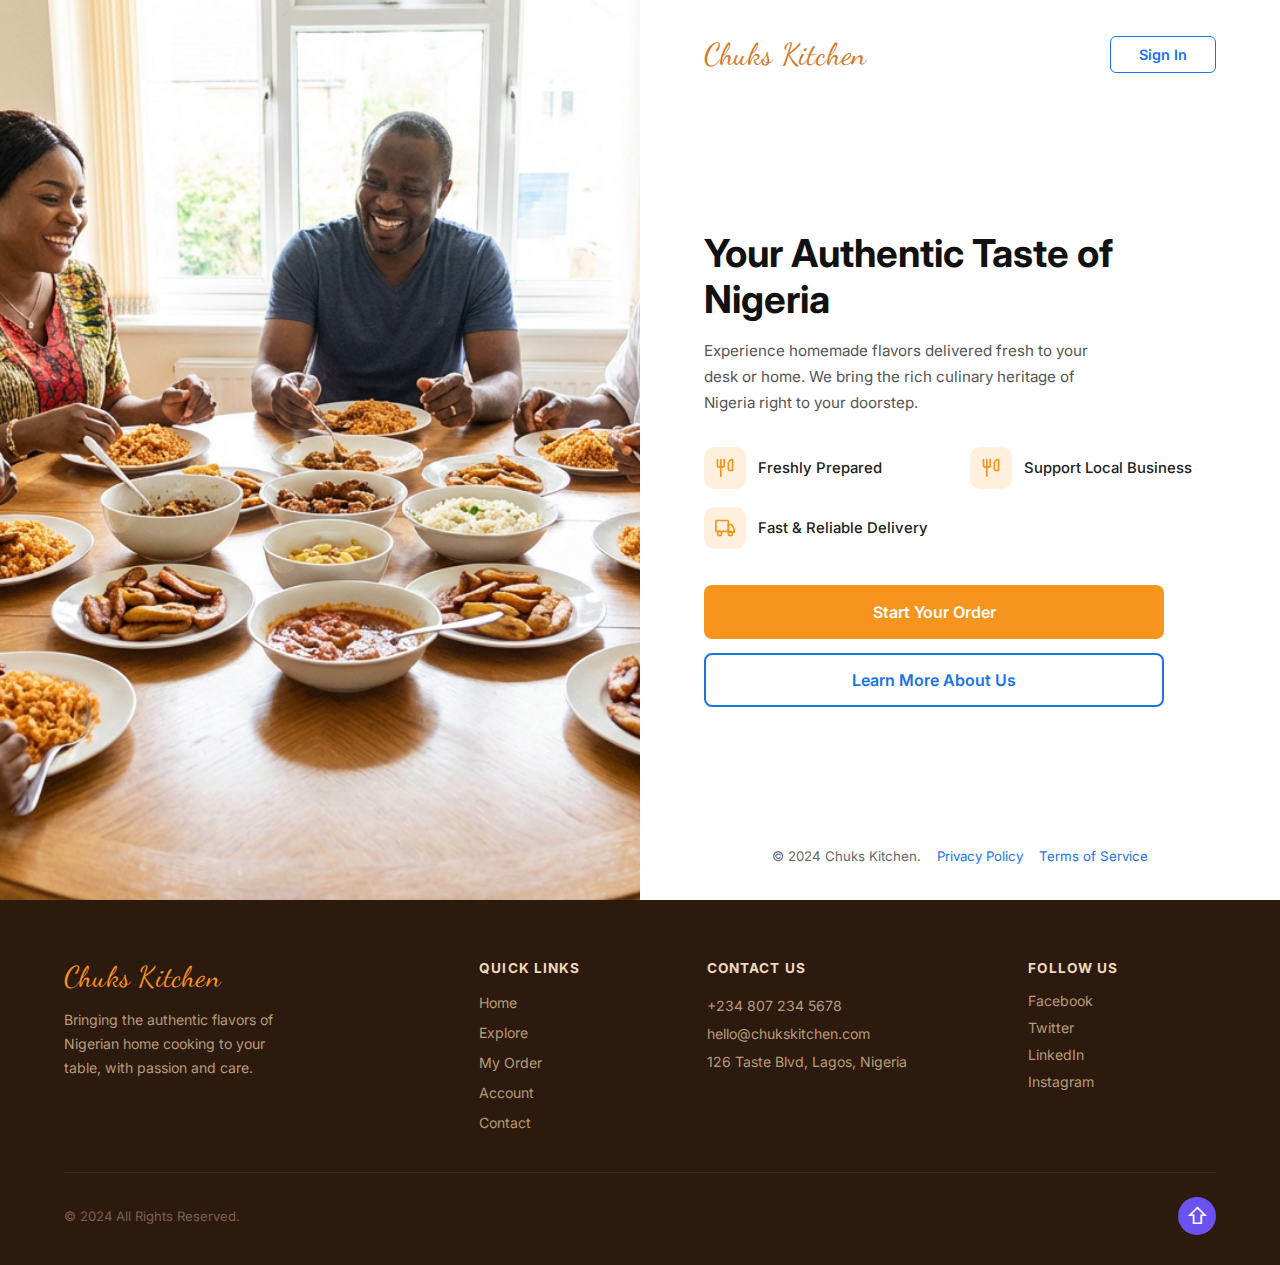
<file: index.html>
<!DOCTYPE html>
<html lang="en">
<head>
  <meta charset="UTF-8" />
  <meta name="viewport" content="width=device-width, initial-scale=1.0" />
  <title>Chuks Kitchen</title>
  <link href="https://fonts.googleapis.com/css2?family=Dancing+Script:wght@600&family=Inter:wght@400;500;600;700&display=swap" rel="stylesheet" />
  <style>
    *, *::before, *::after { margin: 0; padding: 0; box-sizing: border-box; }

    body {
      font-family: 'Inter', sans-serif;
      background: #fff;
      color: #111;
    }

    /* ── Two-column split ── */
    .page {
      display: flex;
      min-height: 100vh;
    }

    /* LEFT IMAGE PANEL */
    .left-panel {
      width: 50%;
      flex-shrink: 0;
      overflow: hidden;
    }
    .left-panel img {
      width: 100%;
      height: 100%;
      object-fit: cover;
      display: block;
    }

    /* RIGHT CONTENT PANEL */
    .right-panel {
      width: 50%;
      display: flex;
      flex-direction: column;
      padding: 36px 64px;
    }

    /* NAVBAR */
    .navbar {
      display: flex;
      justify-content: space-between;
      align-items: center;
    }
    .logo {
      font-family: 'Dancing Script', cursive;
      font-size: 1.9rem;
      color: #D4792A;
      letter-spacing: 0.02em;
    }
    .btn-signin {
      padding: 9px 28px;
      border: 1.5px solid #1A73E8;
      border-radius: 6px;
      color: #1A73E8;
      font-size: 0.9rem;
      font-weight: 600;
      text-decoration: none;
      transition: background 0.2s, color 0.2s;
      cursor: pointer;
    }
    .btn-signin:hover { background: #1A73E8; color: #fff; }

    /* MAIN CONTENT */
    .content {
      flex: 1;
      display: flex;
      flex-direction: column;
      justify-content: center;
      padding: 48px 0 32px;
    }

    .content h1 {
      font-size: 2.4rem;
      font-weight: 700;
      line-height: 1.2;
      color: #111;
      margin-bottom: 16px;
    }

    .content .subtitle {
      font-size: 0.95rem;
      color: #555;
      line-height: 1.7;
      max-width: 400px;
      margin-bottom: 32px;
    }

    /* FEATURES */
    .features {
      display: grid;
      grid-template-columns: 1fr 1fr;
      row-gap: 18px;
      column-gap: 20px;
      margin-bottom: 36px;
    }

    .feature {
      display: flex;
      align-items: center;
      gap: 12px;
      font-size: 0.93rem;
      font-weight: 500;
      color: #222;
    }

    .icon-box {
      width: 42px;
      height: 42px;
      min-width: 42px;
      border-radius: 10px;
      background: #FEF0DC;
      display: flex;
      align-items: center;
      justify-content: center;
    }

    /* BUTTONS */
    .btn-primary {
      display: block;
      width: 100%;
      max-width: 460px;
      padding: 17px;
      background: #F7941D;
      color: #fff;
      text-align: center;
      font-size: 1rem;
      font-weight: 600;
      border-radius: 8px;
      text-decoration: none;
      margin-bottom: 14px;
      transition: background 0.2s;
      cursor: pointer;
    }
    .btn-primary:hover { background: #e0830f; }

    .btn-outline {
      display: block;
      width: 100%;
      max-width: 460px;
      padding: 15px;
      background: transparent;
      color: #1A73E8;
      text-align: center;
      font-size: 1rem;
      font-weight: 600;
      border: 2px solid #1A73E8;
      border-radius: 8px;
      text-decoration: none;
      transition: background 0.2s, color 0.2s;
      cursor: pointer;
    }
    .btn-outline:hover { background: #1A73E8; color: #fff; }

    /* FOOTER NOTE */
    .page-footer-note {
      text-align: center;
      font-size: 0.83rem;
      color: #666;
      display: flex;
      justify-content: center;
      gap: 16px;
      flex-wrap: wrap;
    }
    .page-footer-note a { color: #1A73E8; text-decoration: none; }
    .page-footer-note a:hover { text-decoration: underline; }

    /* RESPONSIVE */
    @media (max-width: 900px) {
      .page { flex-direction: column; }
      .left-panel, .right-panel { width: 100%; }
      .left-panel { height: 300px; }
      .right-panel { padding: 28px; }
      .content h1 { font-size: 1.9rem; }
    }
    @media (max-width: 480px) {
      .right-panel { padding: 20px 18px; }
      .content h1 { font-size: 1.5rem; }
      .features { grid-template-columns: 1fr; }
    }

    /* ══════════════════════════════
       SITE FOOTER — FIXED
    ══════════════════════════════ */
    .site-footer {
      background: #2C1A0E;
      color: #D4B896;
      padding: 60px 64px 30px;
      font-family: 'Inter', sans-serif;
    }

    .footer-grid {
      display: grid;
      grid-template-columns: 2fr 1fr 1.5fr 1fr;
      gap: 40px;
      margin-bottom: 40px;
    }

    /* Brand column */
    .footer-brand {
      display: flex;
      flex-direction: column;
      gap: 14px;
    }

    .footer-logo {
      font-family: 'Dancing Script', cursive;
      font-size: 1.8rem;
      color: #F7941D;
      letter-spacing: 0.02em;
    }

    .footer-brand p {
      font-size: 0.88rem;
      color: #B89A78;
      line-height: 1.7;
      max-width: 220px;
    }

    /* Generic column */
    .footer-col h4 {
      font-size: 0.85rem;
      font-weight: 700;
      color: #F0D9BC;
      margin-bottom: 16px;
      text-transform: uppercase;
      letter-spacing: 0.08em;
    }

    .footer-col ul {
      list-style: none;
      display: flex;
      flex-direction: column;
      gap: 10px;
    }

    .footer-col ul li a {
      font-size: 0.88rem;
      color: #B89A78;
      text-decoration: none;
      transition: color 0.2s;
    }

    .footer-col ul li a:hover {
      color: #F7941D;
    }

    /* Contact column */
    .footer-contact p {
      font-size: 0.88rem;
      color: #B89A78;
      line-height: 2;
    }

    /* Social column */
    .footer-social {
      display: flex;
      flex-direction: column;
      gap: 10px;
    }

    .footer-social a {
      font-size: 0.88rem;
      color: #B89A78;
      text-decoration: none;
      transition: color 0.2s;
    }

    .footer-social a:hover {
      color: #F7941D;
    }

    /* Divider */
    .footer-divider {
      border: none;
      border-top: 1px solid rgba(255,255,255,0.08);
      margin-bottom: 24px;
    }

    /* Bottom bar */
    .footer-bottom {
      display: flex;
      justify-content: space-between;
      align-items: center;
    }

    .footer-bottom p {
      font-size: 0.82rem;
      color: #7A6050;
    }

    .scroll-top-btn {
      width: 38px;
      height: 38px;
      background: #6952f0;
      color: #fff;
      border-radius: 50%;
      display: flex;
      align-items: center;
      justify-content: center;
      font-size: 1.4rem;
      text-decoration: none;
      line-height: 1;
      transition: background 0.2s;
    }

    .scroll-top-btn:hover {
      background: #e0830f;
    }

    /* Footer Responsive */
    @media (max-width: 900px) {
      .site-footer { padding: 40px 32px 24px; }
      .footer-grid { grid-template-columns: 1fr 1fr; gap: 32px; }
    }

    @media (max-width: 520px) {
      .site-footer { padding: 32px 20px 20px; }
      .footer-grid { grid-template-columns: 1fr; gap: 28px; }
    }
  </style>
</head>
<body>

<div class="page">

  <!-- LEFT: Image -->
  <div class="left-panel">
    <img src="images/WelcomeBoard.png" alt="Nigerian family enjoying a meal" />
  </div>

  <!-- RIGHT: Content -->
  <div class="right-panel">

    <!-- Navbar -->
    <nav class="navbar">
      <span class="logo">Chuks Kitchen</span>
      <a href="#" class="btn-signin">Sign In</a>
    </nav>

    <!-- Main Content -->
    <div class="content">
      <h1>Your Authentic Taste of Nigeria</h1>
      <p class="subtitle">
        Experience homemade flavors delivered fresh to your desk or
        home. We bring the rich culinary heritage of Nigeria right to
        your doorstep.
      </p>

      <!-- Features -->
      <div class="features">

        <div class="feature">
          <div class="icon-box">
            <svg xmlns="http://www.w3.org/2000/svg" width="20" height="20" viewBox="0 0 24 24"
                 fill="none" stroke="#F7941D" stroke-width="2" stroke-linecap="round" stroke-linejoin="round">
              <path d="M3 2v7c0 1.1.9 2 2 2h4a2 2 0 0 0 2-2V2"/>
              <path d="M7 2v20"/>
              <path d="M21 15V2a5 5 0 0 0-5 5v6c0 1.1.9 2 2 2h3z"/>
            </svg>
          </div>
          <span>Freshly Prepared</span>
        </div>

        <div class="feature">
          <div class="icon-box">
            <svg xmlns="http://www.w3.org/2000/svg" width="20" height="20" viewBox="0 0 24 24"
                 fill="none" stroke="#F7941D" stroke-width="2" stroke-linecap="round" stroke-linejoin="round">
              <path d="M3 2v7c0 1.1.9 2 2 2h4a2 2 0 0 0 2-2V2"/>
              <path d="M7 2v20"/>
              <path d="M21 15V2a5 5 0 0 0-5 5v6c0 1.1.9 2 2 2h3z"/>
            </svg>
          </div>
          <span>Support Local Business</span>
        </div>

        <div class="feature">
          <div class="icon-box">
            <svg xmlns="http://www.w3.org/2000/svg" width="20" height="20" viewBox="0 0 24 24"
                 fill="none" stroke="#F7941D" stroke-width="2" stroke-linecap="round" stroke-linejoin="round">
              <rect x="1" y="3" width="15" height="13" rx="1"/>
              <path d="M16 8h4l3 6v3h-7V8z"/>
              <circle cx="5.5" cy="18.5" r="2.5"/>
              <circle cx="18.5" cy="18.5" r="2.5"/>
            </svg>
          </div>
          <span>Fast &amp; Reliable Delivery</span>
        </div>

      </div>

      <!-- CTA Buttons -->
      <a href="#" class="btn-primary">Start Your Order</a>
      <a href="#" class="btn-outline">Learn More About Us</a>
    </div>

    <!-- Footer note -->
    <div class="page-footer-note">
      <span>© 2024 Chuks Kitchen.</span>
      <a href="#">Privacy Policy</a>
      <a href="#">Terms of Service</a>
    </div>

  </div>
</div>

<!-- ── SITE FOOTER ── -->
<footer class="site-footer">
  <div class="footer-grid">

    <!-- Brand -->
    <div class="footer-brand">
      <span class="footer-logo">Chuks Kitchen</span>
      <p>Bringing the authentic flavors of Nigerian home cooking to your table, with passion and care.</p>
    </div>

    <!-- Quick Links -->
    <div class="footer-col">
      <h4>Quick Links</h4>
      <ul>
        <li><a href="#">Home</a></li>
        <li><a href="#">Explore</a></li>
        <li><a href="#">My Order</a></li>
        <li><a href="#">Account</a></li>
        <li><a href="#">Contact</a></li>
      </ul>
    </div>

    <!-- Contact Us -->
    <div class="footer-col footer-contact">
      <h4>Contact Us</h4>
      <p>+234 807 234 5678</p>
      <p>hello@chukskitchen.com</p>
      <p>126 Taste Blvd, Lagos, Nigeria</p>
    </div>

    <!-- Social -->
    <div class="footer-col">
      <h4>Follow Us</h4>
      <div class="footer-social">
        <a href="#">Facebook</a>
        <a href="#">Twitter</a>
        <a href="#">LinkedIn</a>
        <a href="#">Instagram</a>
      </div>
    </div>

  </div>

  <hr class="footer-divider" />

  <div class="footer-bottom">
    <p>© 2024 All Rights Reserved.</p>
    <a href="#" class="scroll-top-btn" aria-label="Scroll to top">&#8679;</a>
  </div>
</footer>

</body>
</html>
</file>
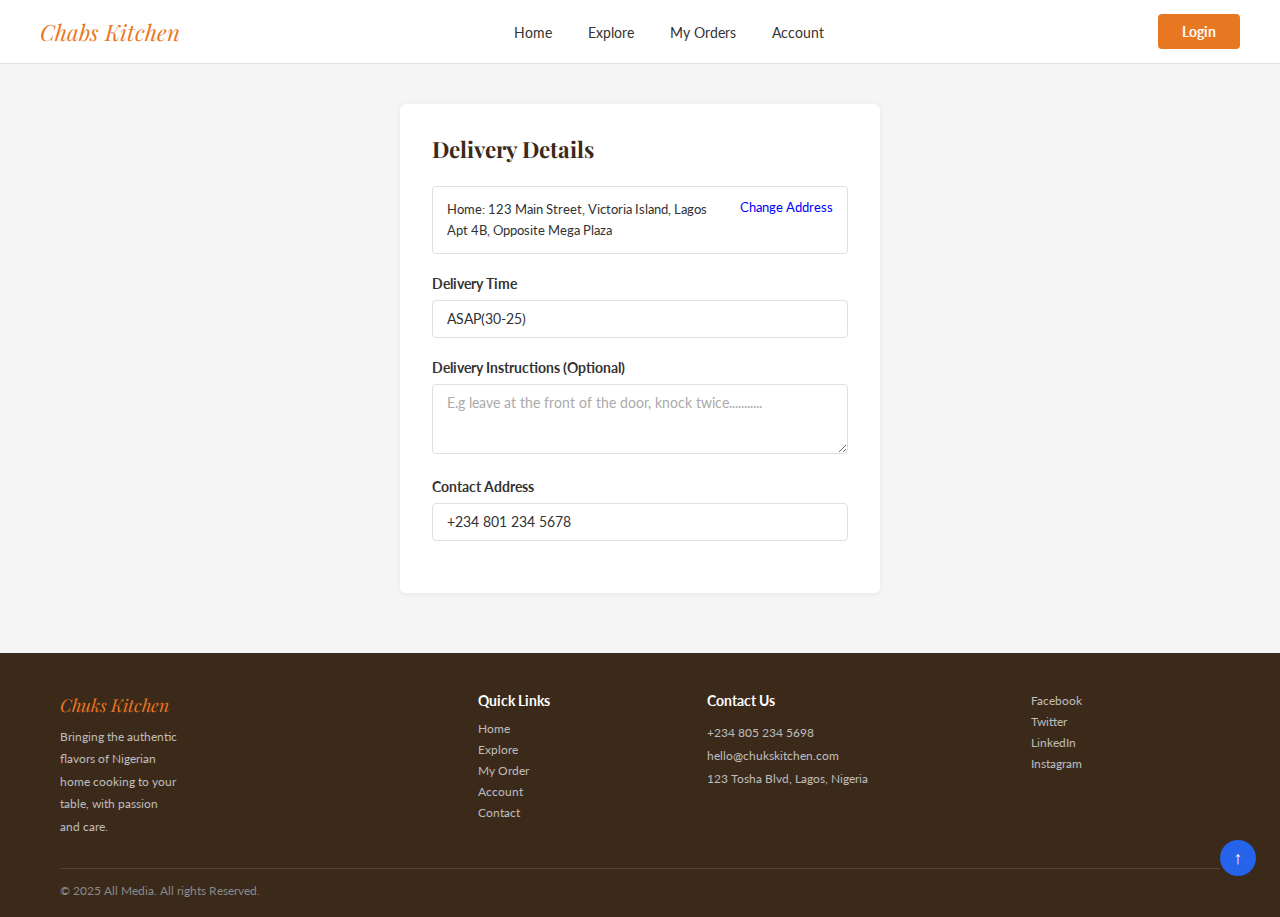
<file: Delivery.html>
<!DOCTYPE html>
<html lang="en">
<head>
  <meta charset="UTF-8" />
  <meta name="viewport" content="width=device-width, initial-scale=1.0"/>
  <title>Chuks Kitchen – Delivery Details</title>
  <link href="https://fonts.googleapis.com/css2?family=Playfair+Display:ital@0;1&family=Lato:wght@300;400;700&display=swap" rel="stylesheet"/>
  <style>
    *, *::before, *::after { box-sizing: border-box; margin: 0; padding: 0; }

    :root {
      --orange: #E87722;
      --brown: #3B2A1A;
      --gray-bg: #F5F5F5;
      --border: #E0E0E0;
      --text: #333;
      --muted: #aaa;
    }

    body {
      font-family: 'Lato', sans-serif;
      color: var(--text);
      background: #fff;
      min-height: 100vh;
      display: flex;
      flex-direction: column;
    }

    /* ── NAVBAR ── */
    nav {
      display: flex;
      align-items: center;
      justify-content: space-between;
      padding: 14px 40px;
      border-bottom: 1px solid var(--border);
      background: #fff;
    }

    .logo {
      font-family: 'Playfair Display', serif;
      font-style: italic;
      font-size: 1.4rem;
      color: var(--orange);
    }

    .nav-links {
      display: flex;
      gap: 36px;
      list-style: none;
    }

    .nav-links a {
      text-decoration: none;
      font-size: 0.88rem;
      color: var(--text);
    }

    .btn-login {
      background: var(--orange);
      color: #fff;
      border: none;
      padding: 9px 24px;
      border-radius: 4px;
      font-size: 0.88rem;
      cursor: pointer;
      font-family: 'Lato', sans-serif;
      font-weight: 700;
    }

    /* ── MAIN ── */
    main {
      flex: 1;
      background: var(--gray-bg);
      padding: 40px 20px 60px;
      display: flex;
      justify-content: center;
    }

    .card {
      background: #fff;
      border-radius: 6px;
      padding: 30px 32px;
      width: 100%;
      max-width: 480px;
      box-shadow: 0 1px 6px rgba(0,0,0,0.06);
    }

    .card h2 {
      font-family: 'Playfair Display', serif;
      font-size: 1.4rem;
      font-weight: 700;
      margin-bottom: 22px;
      color: var(--brown);
    }

    /* Address block */
    .address-block {
      border: 1px solid var(--border);
      border-radius: 4px;
      padding: 12px 14px;
      margin-bottom: 22px;
      display: flex;
      justify-content: space-between;
      align-items: flex-start;
    }

    .address-block p {
      font-size: 0.82rem;
      color: var(--text);
      line-height: 1.6;
    }

    .change-link {
      font-size: 0.8rem;
      color: blue;
      white-space: nowrap;
      cursor: pointer;
      margin-left: 12px;
      text-decoration: none;
    }

    /* Form fields */
    .field-label {
      font-size: 0.85rem;
      font-weight: 700;
      margin-bottom: 8px;
      color: var(--text);
    }

    .field-input {
      width: 100%;
      border: 1px solid var(--border);
      border-radius: 4px;
      padding: 10px 14px;
      font-size: 0.85rem;
      color: var(--text);
      font-family: 'Lato', sans-serif;
      outline: none;
      margin-bottom: 22px;
    }

    .field-input::placeholder {
      color: var(--muted);
    }

    textarea.field-input {
      resize: vertical;
      min-height: 70px;
    }

    /* ── FOOTER ── */
    footer {
      background: var(--brown);
      color: #ccc;
      padding: 40px 60px 20px;
    }

    .footer-grid {
      display: grid;
      grid-template-columns: 2fr 1fr 1.5fr 1fr;
      gap: 40px;
      margin-bottom: 30px;
    }

    .footer-brand .logo {
      color: var(--orange);
      font-size: 1.1rem;
      display: block;
      margin-bottom: 10px;
    }

    .footer-brand p {
      font-size: 0.78rem;
      line-height: 1.8;
      color: #bbb;
    }

    .footer-col h4 {
      font-size: 0.85rem;
      font-weight: 700;
      color: #fff;
      margin-bottom: 12px;
    }

    .footer-col ul { list-style: none; }

    .footer-col ul li {
      font-size: 0.78rem;
      margin-bottom: 6px;
      color: #bbb;
      cursor: pointer;
    }

    .footer-col p {
      font-size: 0.76rem;
      color: #bbb;
      line-height: 1.9;
    }

    .footer-bottom {
      border-top: 1px solid #5a4030;
      padding-top: 14px;
      font-size: 0.73rem;
      color: #888;
    }

    /* Scroll top — brown not orange */
    .scroll-top {
      position: fixed;
      bottom: 24px;
      right: 24px;
      background: #2563EB;
      color: #fff;
      border: none;
      border-radius: 50%;
      width: 36px;
      height: 36px;
      font-size: 1.1rem;
      cursor: pointer;
      display: flex;
      align-items: center;
      justify-content: center;
    }
  </style>
</head>
<body>

  <!-- NAVBAR -->
  <nav>
    <span class="logo">Chabs Kitchen</span>
    <ul class="nav-links">
      <li><a href="#">Home</a></li>
      <li><a href="#">Explore</a></li>
      <li><a href="#">My Orders</a></li>
      <li><a href="#">Account</a></li>
    </ul>
    <button class="btn-login">Login</button>
  </nav>

  <!-- MAIN -->
  <main>
    <div class="card">
      <h2>Delivery Details</h2>

      <!-- Address -->
      <div class="address-block">
        <p>Home: 123 Main Street, Victoria Island, Lagos<br/>Apt 4B, Opposite Mega Plaza</p>
        <a class="change-link" href="#">Change Address</a>
      </div>

      <!-- Delivery Time -->
      <div class="field-label">Delivery Time</div>
      <input type="text" class="field-input" value="ASAP(30-25)" />

      <!-- Delivery Instructions -->
      <div class="field-label">Delivery Instructions (Optional)</div>
      <textarea class="field-input" placeholder="E.g leave at the front of the door, knock twice..........."></textarea>

      <!-- Contact Address -->
      <div class="field-label">Contact Address</div>
      <input type="text" class="field-input" value="+234 801 234 5678" />
    </div>
  </main>

  <!-- FOOTER -->
  <footer>
    <div class="footer-grid">
      <div class="footer-brand">
        <span class="logo">Chuks Kitchen</span>
        <p>Bringing the authentic<br/>flavors of Nigerian<br/>home cooking to your<br/>table, with passion<br/>and care.</p>
      </div>
      <div class="footer-col">
        <h4>Quick Links</h4>
        <ul>
          <li>Home</li>
          <li>Explore</li>
          <li>My Order</li>
          <li>Account</li>
          <li>Contact</li>
        </ul>
      </div>
      <div class="footer-col">
        <h4>Contact Us</h4>
        <p>+234 805 234 5698<br/>hello@chukskitchen.com<br/>123 Tosha Blvd, Lagos, Nigeria</p>
      </div>
      <div class="footer-col">
        <ul style="margin-top:0;">
          <li>Facebook</li>
          <li>Twitter</li>
          <li>LinkedIn</li>
          <li>Instagram</li>
        </ul>
      </div>
    </div>
    <div class="footer-bottom">
      <span>© 2025 All Media. All rights Reserved.</span>
    </div>
  </footer>

  <!-- Scroll top button — brown color as requested -->
  <button class="scroll-top" onclick="window.scrollTo({top:0,behavior:'smooth'})">↑</button>

</body>
</html>
</file>
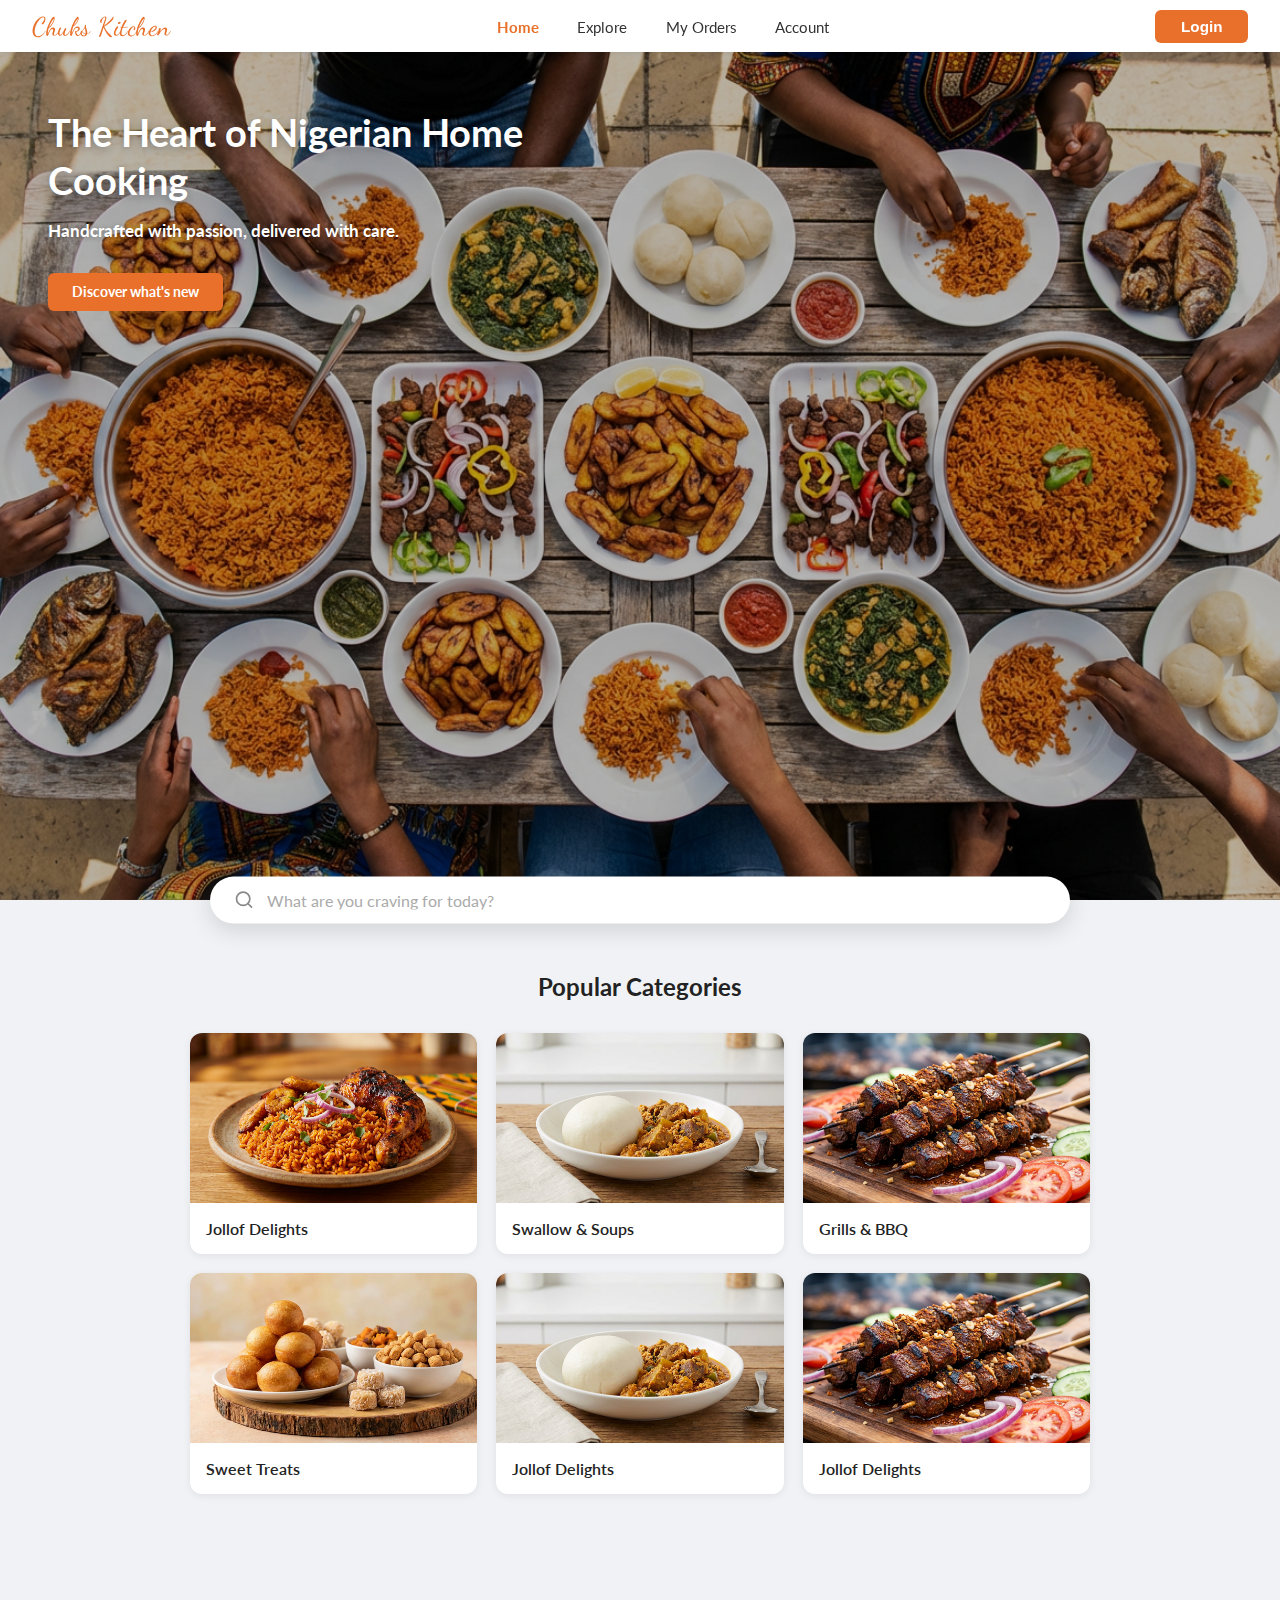
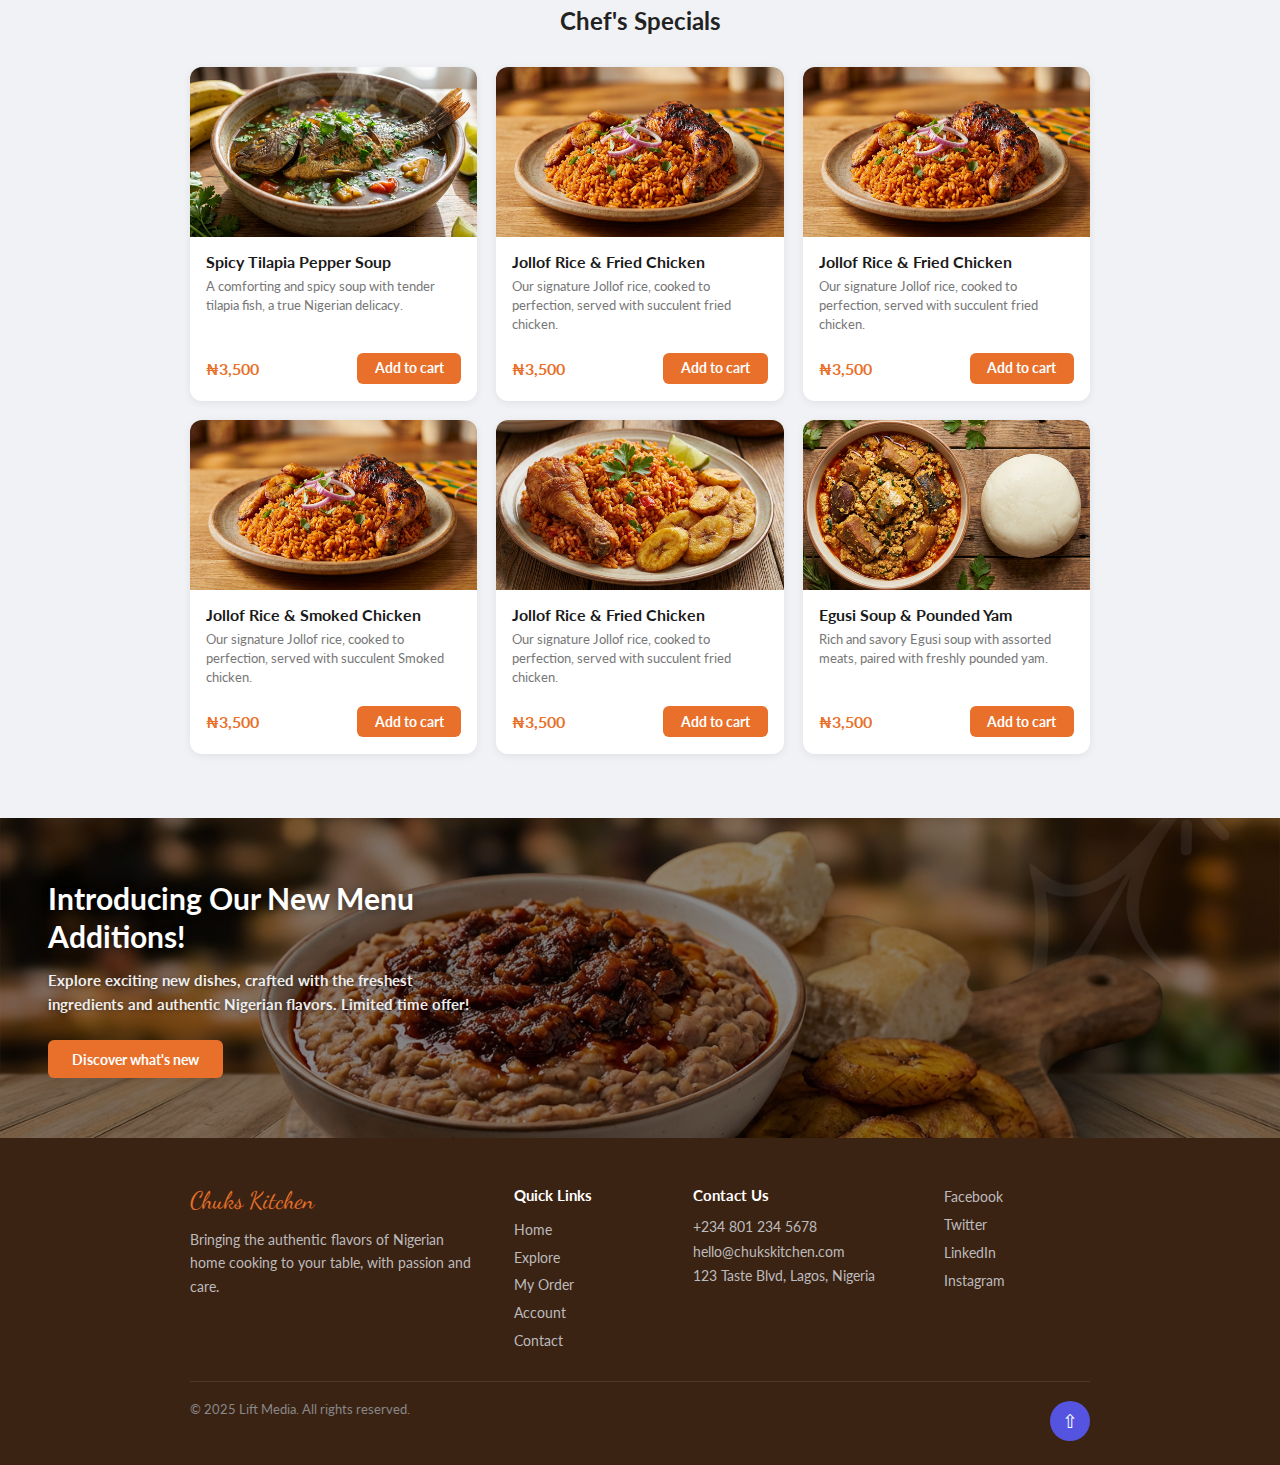
<file: Menu.html>
<!DOCTYPE html>
<html lang="en">
<head>
  <meta charset="UTF-8" />
  <meta name="viewport" content="width=device-width, initial-scale=1.0" />
  <title>Chuks Kitchen</title>
  <link rel="preconnect" href="https://fonts.googleapis.com" />
  <link rel="preconnect" href="https://fonts.gstatic.com" crossorigin />
  <link href="https://fonts.googleapis.com/css2?family=Dancing+Script:wght@600&family=Lato:wght@400;700&display=swap" rel="stylesheet" />

  <style>
    /* =============================================
       CSS RESET & ROOT VARIABLES
    ============================================= */
    *, *::before, *::after {
      margin: 0;
      padding: 0;
      box-sizing: border-box;
    }

    :root {
      --orange:   #e8702a;
      --orange-dk:#d15e1a;
      --white:    #ffffff;
      --text-nav: #333333;
      --nav-h:    52px;
    }

    body {
      font-family: 'Lato', sans-serif;
      background: #f0f2f5;
      min-height: 100vh;
      overflow-x: hidden;
    }

    /* =============================================
       NAVBAR
    ============================================= */
    nav {
      position: fixed;
      top: 0;
      left: 0;
      right: 0;
      z-index: 100;
      height: var(--nav-h);
      background: var(--white);
      display: flex;
      align-items: center;
      justify-content: space-between;
      padding: 0 2rem;
      box-shadow: 0 1px 4px rgba(0,0,0,0.08);
    }

    /* Logo – cursive / script style */
    .nav-logo {
      font-family: 'Dancing Script', cursive;
      font-size: 1.6rem;
      color: var(--orange);
      text-decoration: none;
      letter-spacing: 0.5px;
      white-space: nowrap;
    }

    /* Nav links */
    .nav-links {
      display: flex;
      align-items: center;
      gap: 2.4rem;
      list-style: none;
    }

    .nav-links a {
      text-decoration: none;
      font-size: 0.95rem;
      font-weight: 400;
      color: var(--text-nav);
      transition: color 0.2s;
    }

    .nav-links a:hover { color: var(--orange); }

    /* Active Home link */
    .nav-links a.active { color: var(--orange); font-weight: 700; }

    /* Login button */
    .btn-login {
      background: var(--orange);
      color: var(--white);
      border: none;
      padding: 0.5rem 1.6rem;
      border-radius: 6px;
      font-size: 0.95rem;
      font-weight: 700;
      cursor: pointer;
      transition: background 0.2s;
      white-space: nowrap;
    }

    .btn-login:hover { background: var(--orange-dk); }

    /* =============================================
       HERO SECTION
    ============================================= */
    .hero {
      position: relative;
      width: 100%;
      /* push below fixed nav */
      margin-top: var(--nav-h);
      height: calc(100vh - var(--nav-h));
      min-height: 480px;
      overflow: visible;
    }

    /* Background food photo – using a free Unsplash image of Nigerian food spread */
    .hero-bg {
      position: absolute;
      inset: 0;
      background-image: url('./images/HomeScreen.png');
      background-size: cover;
      background-position: center top;
      /* subtle dark overlay so text pops */
      filter: brightness(0.72);
    }

    /* Content sits on top */
    .hero-content {
      position: relative;
      z-index: 2;
      padding: 3.5rem 3rem 0 3rem;
      max-width: 620px;
    }

    .hero-content h1 {
      font-size: 2.4rem;
      font-weight: 700;
      color: var(--white);
      line-height: 1.25;
      margin-bottom: 1rem;
      text-shadow: 0 2px 8px rgba(0,0,0,0.3);
    }

    .hero-content p {
      font-size: 1.05rem;
      font-weight: 700;
      color: var(--white);
      margin-bottom: 2rem;
      text-shadow: 0 1px 5px rgba(0,0,0,0.3);
    }

    .btn-discover {
      display: inline-block;
      background: var(--orange);
      color: var(--white);
      border: none;
      padding: 0.65rem 1.5rem;
      border-radius: 6px;
      font-size: 0.9rem;
      font-weight: 700;
      cursor: pointer;
      transition: background 0.2s;
      text-decoration: none;
    }

    .btn-discover:hover { background: var(--orange-dk); }

    /* =============================================
       SEARCH BAR – anchored to bottom of hero
    ============================================= */
    .search-wrapper {
      position: absolute;
      bottom: 0;
      left: 0;
      right: 0;
      z-index: 3;
      padding: 0 2rem 0 2rem;
      /* half-in half-out effect */
      transform: translateY(50%);
    }

    .search-bar {
      background: var(--white);
      border-radius: 50px;
      box-shadow: 0 6px 24px rgba(0,0,0,0.14);
      display: flex;
      align-items: center;
      gap: 0.8rem;
      padding: 0.85rem 1.5rem;
      max-width: 860px;
      margin: 0 auto;
    }

    .search-bar svg {
      flex-shrink: 0;
      color: #888;
    }

    .search-bar input {
      flex: 1;
      border: none;
      outline: none;
      font-size: 1rem;
      color: #333;
      background: transparent;
      font-family: inherit;
    }

    .search-bar input::placeholder { color: #aaa; }

    /* =============================================
       POPULAR CATEGORIES SECTION
    ============================================= */
    .categories-section {
      /* search bar is 50% out of hero, so we need padding-top to clear it */
      margin-top: 0;
      padding: 4.5rem 2rem 4rem;
      background: #f0f2f5;
    }

    /* =============================================
       CHEF'S SPECIALS SECTION
    ============================================= */
    .specials-section {
      padding: 3rem 2rem 4rem;
      background: #f0f2f5;
    }

    .specials-section h2 {
      text-align: center;
      font-size: 1.5rem;
      font-weight: 700;
      color: #222;
      margin-bottom: 2rem;
    }

    .specials-grid {
      display: grid;
      grid-template-columns: repeat(3, 1fr);
      gap: 1.2rem;
      max-width: 900px;
      margin: 0 auto;
    }

    .special-card {
      background: #fff;
      border-radius: 12px;
      overflow: hidden;
      box-shadow: 0 2px 8px rgba(0,0,0,0.07);
      transition: transform 0.2s, box-shadow 0.2s;
      display: flex;
      flex-direction: column;
    }

    .special-card:hover {
      transform: translateY(-4px);
      box-shadow: 0 8px 20px rgba(0,0,0,0.12);
    }

    .special-card img {
      width: 100%;
      height: 170px;
      object-fit: cover;
      display: block;
    }

    .special-card-body {
      padding: 0.9rem 1rem 1.1rem;
      flex: 1;
      display: flex;
      flex-direction: column;
      gap: 0.4rem;
    }

    .special-card-body h3 {
      font-size: 1rem;
      font-weight: 700;
      color: #1a1a1a;
    }

    .special-card-body p {
      font-size: 0.82rem;
      color: #777;
      line-height: 1.45;
      flex: 1;
    }

    .special-card-footer {
      display: flex;
      align-items: center;
      justify-content: space-between;
      margin-top: 0.8rem;
    }

    .special-price {
      font-size: 1rem;
      font-weight: 700;
      color: var(--orange);
    }

    .btn-cart {
      background: var(--orange);
      color: var(--white);
      border: none;
      padding: 0.45rem 1.1rem;
      border-radius: 6px;
      font-size: 0.85rem;
      font-weight: 700;
      cursor: pointer;
      transition: background 0.2s;
      font-family: inherit;
    }

    .btn-cart:hover { background: var(--orange-dk); }

    @media (max-width: 640px) {
      .specials-grid { grid-template-columns: repeat(2, 1fr); }
    }

    @media (max-width: 400px) {
      .specials-grid { grid-template-columns: 1fr; }
    }

    .categories-section h2 {
      text-align: center;
      font-size: 1.5rem;
      font-weight: 700;
      color: #222;
      margin-bottom: 2rem;
    }

    .categories-grid {
      display: grid;
      grid-template-columns: repeat(3, 1fr);
      gap: 1.2rem;
      max-width: 900px;
      margin: 0 auto;
    }

    .cat-card {
      background: #fff;
      border-radius: 12px;
      overflow: hidden;
      box-shadow: 0 2px 8px rgba(0,0,0,0.07);
      transition: transform 0.2s, box-shadow 0.2s;
      cursor: pointer;
    }

    .cat-card:hover {
      transform: translateY(-4px);
      box-shadow: 0 8px 20px rgba(0,0,0,0.12);
    }

    .cat-card img {
      width: 100%;
      height: 170px;
      object-fit: cover;
      display: block;
    }

    .cat-card-label {
      padding: 1rem;
      font-size: 1rem;
      font-weight: 600;
      color: #222;
      text-align: left;
    }

    /* =============================================
       RESPONSIVENESS (categories)
    ============================================= */
    @media (max-width: 640px) {
      .categories-grid {
        grid-template-columns: repeat(2, 1fr);
      }
    }

    @media (max-width: 400px) {
      .categories-grid {
        grid-template-columns: 1fr;
      }
    }

    /* =============================================
       RESPONSIVE
    ============================================= */
    @media (max-width: 768px) {
      nav { padding: 0 1rem; }

      .nav-links { gap: 1.2rem; }
      .nav-links a { font-size: 0.85rem; }

      .hero-content { padding: 2.5rem 1.5rem 0 1.5rem; }
      .hero-content h1 { font-size: 1.8rem; }
      .hero-content p  { font-size: 0.95rem; }

      .search-wrapper { padding: 0 1rem; }
    }

    @media (max-width: 520px) {
      /* Collapse nav links on very small screens */
      .nav-links { display: none; }
      .hero-content h1 { font-size: 1.5rem; }
    }

    /* =============================================
       PROMO BANNER SECTION
    ============================================= */
    .promo-section {
      position: relative;
      width: 100%;
      min-height: 320px;
      overflow: hidden;
      display: flex;
      align-items: center;
    }

    .promo-bg {
      position: absolute;
      inset: 0;
      background-image: url('./images/menu.png');
      background-size: cover;
      background-position: center;
      filter: brightness(0.55);
    }

    .promo-content {
      position: relative;
      z-index: 2;
      padding: 3rem 3rem;
      max-width: 520px;
    }

    .promo-content h2 {
      font-size: 1.9rem;
      font-weight: 700;
      color: #fff;
      line-height: 1.25;
      margin-bottom: 0.8rem;
      text-shadow: 0 2px 8px rgba(0,0,0,0.4);
    }

    .promo-content p {
      font-size: 0.95rem;
      color: #eee;
      line-height: 1.6;
      margin-bottom: 1.5rem;
      text-shadow: 0 1px 4px rgba(0,0,0,0.4);
      font-weight: 700;
    }

    /* Avatar stack (C B 4) */
    .avatar-stack {
      position: absolute;
      right: 2rem;
      top: 2rem;
      display: flex;
      align-items: center;
      z-index: 2;
    }

    .avatar {
      width: 38px;
      height: 38px;
      border-radius: 50%;
      border: 2px solid #fff;
      display: flex;
      align-items: center;
      justify-content: center;
      font-size: 0.85rem;
      font-weight: 700;
      color: #fff;
      margin-left: -10px;
    }

    .avatar:first-child { margin-left: 0; }
    .avatar-c { background: #6c757d; }
    .avatar-b { background: #1a73e8; }
    .avatar-n { background: #e8702a; font-size: 0.8rem; }

    /* =============================================
       FOOTER
    ============================================= */
    footer {
      background: #3b2314;
      color: #ccc;
      padding: 3rem 2rem 1.5rem;
    }

    .footer-grid {
      display: grid;
      grid-template-columns: 2fr 1fr 1.5fr 1fr;
      gap: 2rem;
      max-width: 900px;
      margin: 0 auto 2rem;
    }

    /* Column 1: brand */
    .footer-brand .footer-logo {
      font-family: 'Dancing Script', cursive;
      font-size: 1.5rem;
      color: var(--orange);
      display: block;
      margin-bottom: 0.8rem;
      text-decoration: none;
    }

    .footer-brand p {
      font-size: 0.88rem;
      line-height: 1.65;
      color: #bbb;
    }

    /* Column headers */
    .footer-col h4 {
      font-size: 0.95rem;
      font-weight: 700;
      color: #fff;
      margin-bottom: 0.9rem;
    }

    /* Links */
    .footer-col ul {
      list-style: none;
      display: flex;
      flex-direction: column;
      gap: 0.55rem;
    }

    .footer-col ul li a {
      text-decoration: none;
      font-size: 0.85rem;
      color: #bbb;
      transition: color 0.2s;
    }

    .footer-col ul li a:hover { color: var(--orange); }

    /* Contact text items */
    .footer-col address {
      font-style: normal;
      display: flex;
      flex-direction: column;
      gap: 0.55rem;
      font-size: 0.85rem;
      color: #bbb;
    }

    /* Bottom bar */
    .footer-bottom {
      border-top: 1px solid rgba(255,255,255,0.1);
      padding-top: 1.2rem;
      max-width: 900px;
      margin: 0 auto;
      display: flex;
      align-items: start;
      justify-content: space-between;
    }

    .footer-bottom p {
      font-size: 0.8rem;
      color: #888;
    }

    /* Scroll to top button */
    .scroll-top {
      width: 40px;
      height: 40px;
      background: rgb(84, 84, 224);
      border: none;
      border-radius: 50%;
      color: #fff;
      font-size: 1.2rem;
      cursor: pointer;
      display: flex;
      align-items: center;
      justify-content: center;
      transition: background 0.2s;
    }

    .scroll-top:hover { background: rgb(43, 43, 155); }

    @media (max-width: 700px) {
      .footer-grid { grid-template-columns: 1fr 1fr; }
      .promo-content { padding: 2rem 1.5rem; }
      .promo-content h2 { font-size: 1.5rem; }
    }

    @media (max-width: 420px) {
      .footer-grid { grid-template-columns: 1fr; }
    }
  </style>
</head>
<body>

  <!-- =================== NAVBAR =================== -->
  <nav role="navigation" aria-label="Main navigation">
    <a href="#" class="nav-logo">Chuks Kitchen</a>

    <ul class="nav-links">
      <li><a href="#" class="active">Home</a></li>
      <li><a href="#">Explore</a></li>
      <li><a href="#">My Orders</a></li>
      <li><a href="#">Account</a></li>
    </ul>

    <button class="btn-login" aria-label="Log in to your account">Login</button>
  </nav>

  <!-- =================== HERO =================== -->
  <section class="hero" aria-label="Hero banner">

    <!-- Background image (Nigerian food feast) -->
    <div class="hero-bg" role="img" aria-label="Overhead view of a Nigerian food spread including jollof rice, plantains, and soups"></div>

    <!-- Headline + CTA -->
    <div class="hero-content">
      <h1>The Heart of Nigerian Home Cooking</h1>
      <p>Handcrafted with passion, delivered with care.</p>
      <a href="#" class="btn-discover">Discover what's new</a>
    </div>

    <!-- Search bar – floats at bottom edge of hero -->
    <div class="search-wrapper">
      <div class="search-bar" role="search">
        <!-- Search icon (inline SVG – no external dependency) -->
        <svg width="20" height="20" viewBox="0 0 24 24" fill="none"
             stroke="currentColor" stroke-width="2" stroke-linecap="round"
             stroke-linejoin="round" aria-hidden="true">
          <circle cx="11" cy="11" r="8"></circle>
          <line x1="21" y1="21" x2="16.65" y2="16.65"></line>
        </svg>
        <input
          type="search"
          placeholder="What are you craving for today?"
          aria-label="Search for Nigerian dishes"
        />
      </div>
    </div>

  </section>

  <!-- =================== POPULAR CATEGORIES =================== -->
  <section class="categories-section" aria-label="Popular Categories">
    <h2>Popular Categories</h2>

    <div class="categories-grid">

      <!-- Card 1: Jollof Delights -->
      <article class="cat-card">
        <img
          src="./images/Property 1=Default.png"
          alt="Jollof Rice – a classic Nigerian dish"
        />
        <div class="cat-card-label">Jollof Delights</div>
      </article>

      <!-- Card 2: Swallow & Soups -->
      <article class="cat-card">
        <img
          src="./images/Property 1=Variant2.png"
          alt="Swallow and soups – eba, fufu, egusi"
        />
        <div class="cat-card-label">Swallow &amp; Soups</div>
      </article>

      <!-- Card 3: Grills & BBQ -->
      <article class="cat-card">
        <img
          src="./images/Property 1=Variant10.png"
          alt="Grilled suya skewers on a wooden board"
        />
        <div class="cat-card-label">Grills &amp; BBQ</div>
      </article>

      <!-- Card 4: Sweet Treats -->
      <article class="cat-card">
        <img
          src="./images/Property 1=Variant4.png"
          alt="Sweet treats – puff puff, chin chin, cakes"
        />
        <div class="cat-card-label">Sweet Treats</div>
      </article>

      <!-- Card 5: Jollof Delights (repeat) -->
      <article class="cat-card">
        <img
          src="./images/Property 1=Variant2.png"
          alt="Party Jollof Rice"
        />
        <div class="cat-card-label">Jollof Delights</div>
      </article>

      <!-- Card 6: Jollof Delights (repeat) -->
      <article class="cat-card">
        <img
          src="./images/Property 1=Variant10.png"
          alt="Grilled meat skewers Nigerian style"
        />
        <div class="cat-card-label">Jollof Delights</div>
      </article>

    </div>
  </section>


  <!-- =================== CHEF'S SPECIALS =================== -->
  <section class="specials-section" aria-label="Chef's Specials">
    <h2>Chef's Specials</h2>
    <div class="specials-grid">

      <article class="special-card">
        <img src="./images/Property 1=Variant7.png" alt="Spicy Tilapia Pepper Soup" />
        <div class="special-card-body">
          <h3>Spicy Tilapia Pepper Soup</h3>
          <p>A comforting and spicy soup with tender tilapia fish, a true Nigerian delicacy.</p>
          <div class="special-card-footer">
            <span class="special-price">&#8358;3,500</span>
            <button class="btn-cart">Add to cart</button>
          </div>
        </div>
      </article>

      <article class="special-card">
        <img src="./images/Property 1=Default.png" alt="Jollof Rice & Fried Chicken" />
        <div class="special-card-body">
          <h3>Jollof Rice &amp; Fried Chicken</h3>
          <p>Our signature Jollof rice, cooked to perfection, served with succulent fried chicken.</p>
          <div class="special-card-footer">
            <span class="special-price">&#8358;3,500</span>
            <button class="btn-cart">Add to cart</button>
          </div>
        </div>
      </article>

      <article class="special-card">
        <img src="./images/Property 1=Default.png" alt="Jollof Rice & Fried Chicken" />
        <div class="special-card-body">
          <h3>Jollof Rice &amp; Fried Chicken</h3>
          <p>Our signature Jollof rice, cooked to perfection, served with succulent fried chicken.</p>
          <div class="special-card-footer">
            <span class="special-price">&#8358;3,500</span>
            <button class="btn-cart">Add to cart</button>
          </div>
        </div>
      </article>

      <article class="special-card">
        <img src="./images/Property 1=Default.png" alt="Jollof Rice & Smoked Chicken" />
        <div class="special-card-body">
          <h3>Jollof Rice &amp; Smoked Chicken</h3>
          <p>Our signature Jollof rice, cooked to perfection, served with succulent Smoked chicken.</p>
          <div class="special-card-footer">
            <span class="special-price">&#8358;3,500</span>
            <button class="btn-cart">Add to cart</button>
          </div>
        </div>
      </article>

      <article class="special-card">
        <img src="./images/Property 1=Variant5.png" alt="Jollof Rice & Fried Chicken" />
        <div class="special-card-body">
          <h3>Jollof Rice &amp; Fried Chicken</h3>
          <p>Our signature Jollof rice, cooked to perfection, served with succulent fried chicken.</p>
          <div class="special-card-footer">
            <span class="special-price">&#8358;3,500</span>
            <button class="btn-cart">Add to cart</button>
          </div>
        </div>
      </article>

      <article class="special-card">
        <img src="./images/Property 1=Variant6.png" alt="Egusi Soup & Pounded Yam" />
        <div class="special-card-body">
          <h3>Egusi Soup &amp; Pounded Yam</h3>
          <p>Rich and savory Egusi soup with assorted meats, paired with freshly pounded yam.</p>
          <div class="special-card-footer">
            <span class="special-price">&#8358;3,500</span>
            <button class="btn-cart">Add to cart</button>
          </div>
        </div>
      </article>

    </div>
  </section>

  <!-- =================== PROMO BANNER =================== -->
  <section class="promo-section" aria-label="New Menu Promotion">
    <div class="promo-bg"></div>

    <div class="promo-content">
      <h2>Introducing Our New Menu Additions!</h2>
      <p>Explore exciting new dishes, crafted with the freshest ingredients and authentic Nigerian flavors. Limited time offer!</p>
      <a href="#" class="btn-discover">Discover what's new</a>
    </div>
  </section>

  <!-- =================== FOOTER =================== -->
  <footer aria-label="Site footer">
    <div class="footer-grid">

      <!-- Col 1: Brand -->
      <div class="footer-brand">
        <a href="#" class="footer-logo">Chuks Kitchen</a>
        <p>Bringing the authentic flavors of Nigerian home cooking to your table, with passion and care.</p>
      </div>

      <!-- Col 2: Quick Links -->
      <div class="footer-col">
        <h4>Quick Links</h4>
        <ul>
          <li><a href="#">Home</a></li>
          <li><a href="#">Explore</a></li>
          <li><a href="#">My Order</a></li>
          <li><a href="#">Account</a></li>
          <li><a href="#">Contact</a></li>
        </ul>
      </div>

      <!-- Col 3: Contact -->
      <div class="footer-col">
        <h4>Contact Us</h4>
        <address>
          <span>+234 801 234 5678</span>
          <span>hello@chukskitchen.com</span>
          <span>123 Taste Blvd, Lagos, Nigeria</span>
        </address>
      </div>

      <!-- Col 4: Social -->
      <div class="footer-col">
        <ul>
          <li><a href="#">Facebook</a></li>
          <li><a href="#">Twitter</a></li>
          <li><a href="#">LinkedIn</a></li>
          <li><a href="#">Instagram</a></li>
        </ul>
      </div>

    </div>

    <!-- Bottom bar -->
    <div class="footer-bottom">
      <p>&copy; 2025 Lift Media. All rights reserved.</p>
      <button class="scroll-top" onclick="window.scrollTo({top:0,behavior:'smooth'})" aria-label="Scroll to top">&#8679;</button>
    </div>
  </footer>
</body>
</html>
</file>
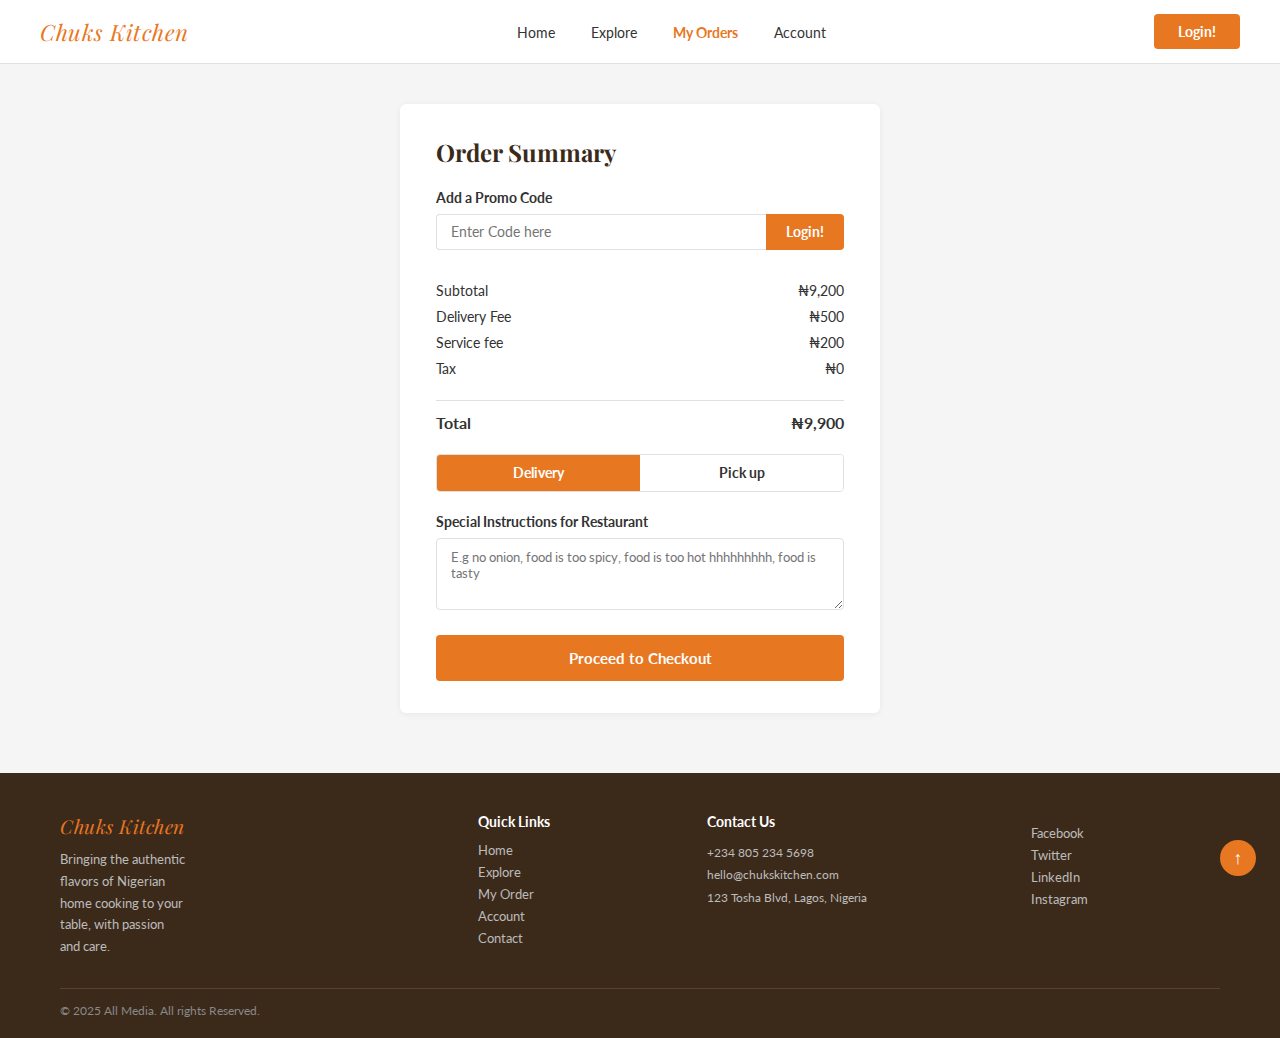
<file: Order.html>
<!DOCTYPE html>
<html lang="en">
<head>
  <meta charset="UTF-8" />
  <meta name="viewport" content="width=device-width, initial-scale=1.0"/>
  <title>Chuks Kitchen – Order Summary</title>
  <link href="https://fonts.googleapis.com/css2?family=Playfair+Display:ital@0;1&family=Lato:wght@300;400;700&display=swap" rel="stylesheet"/>
  <style>
    *, *::before, *::after { box-sizing: border-box; margin: 0; padding: 0; }

    :root {
      --orange: #E87722;
      --orange-light: #f09240;
      --brown: #3B2A1A;
      --gray-bg: #F5F5F5;
      --border: #E0E0E0;
      --text: #333;
      --muted: #888;
    }

    body {
      font-family: 'Lato', sans-serif;
      color: var(--text);
      background: #fff;
      min-height: 100vh;
      display: flex;
      flex-direction: column;
    }

    /* ── NAVBAR ── */
    nav {
      display: flex;
      align-items: center;
      justify-content: space-between;
      padding: 14px 40px;
      border-bottom: 1px solid var(--border);
      background: #fff;
    }

    .logo {
      font-family: 'Playfair Display', serif;
      font-style: italic;
      font-size: 1.4rem;
      color: var(--orange);
      letter-spacing: 0.5px;
    }

    .nav-links {
      display: flex;
      gap: 36px;
      list-style: none;
    }

    .nav-links a {
      text-decoration: none;
      font-size: 0.88rem;
      color: var(--text);
      font-weight: 400;
    }

    .nav-links a.active { color: var(--orange); font-weight: 700; }

    .btn-login {
      background: var(--orange);
      color: #fff;
      border: none;
      padding: 9px 24px;
      border-radius: 4px;
      font-size: 0.88rem;
      cursor: pointer;
      font-family: 'Lato', sans-serif;
      font-weight: 700;
    }

    /* ── MAIN CONTENT ── */
    main {
      flex: 1;
      background: var(--gray-bg);
      padding: 40px 20px 60px;
      display: flex;
      justify-content: center;
    }

    .card {
      background: #fff;
      border-radius: 6px;
      padding: 32px 36px;
      width: 100%;
      max-width: 480px;
      box-shadow: 0 1px 6px rgba(0,0,0,0.06);
    }

    .card h2 {
      font-family: 'Playfair Display', serif;
      font-size: 1.5rem;
      font-weight: 700;
      margin-bottom: 22px;
      color: var(--brown);
    }

    /* Promo */
    .promo-label {
      font-size: 0.85rem;
      font-weight: 700;
      margin-bottom: 8px;
      color: var(--text);
    }

    .promo-row {
      display: flex;
      gap: 0;
      margin-bottom: 28px;
    }

    .promo-row input {
      flex: 1;
      border: 1px solid var(--border);
      border-right: none;
      border-radius: 4px 0 0 4px;
      padding: 9px 14px;
      font-size: 0.85rem;
      color: var(--muted);
      outline: none;
      font-family: 'Lato', sans-serif;
    }

    .promo-row button {
      background: var(--orange);
      color: #fff;
      border: none;
      border-radius: 0 4px 4px 0;
      padding: 9px 20px;
      font-size: 0.85rem;
      font-weight: 700;
      cursor: pointer;
      font-family: 'Lato', sans-serif;
    }

    /* Price rows */
    .price-list { margin-bottom: 18px; }

    .price-row {
      display: flex;
      justify-content: space-between;
      font-size: 0.85rem;
      padding: 5px 0;
      color: var(--text);
    }

    .total-row {
      display: flex;
      justify-content: space-between;
      font-size: 1rem;
      font-weight: 700;
      border-top: 1px solid var(--border);
      padding-top: 12px;
      margin-bottom: 22px;
    }

    /* Delivery toggle */
    .toggle-row {
      display: flex;
      margin-bottom: 22px;
      border-radius: 4px;
      overflow: hidden;
      border: 1px solid var(--border);
    }

    .toggle-btn {
      flex: 1;
      padding: 10px;
      font-size: 0.85rem;
      font-weight: 700;
      border: none;
      cursor: pointer;
      font-family: 'Lato', sans-serif;
    }

    .toggle-btn.active {
      background: var(--orange);
      color: #fff;
    }

    .toggle-btn:not(.active) {
      background: #fff;
      color: var(--text);
    }

    /* Special instructions */
    .instructions-label {
      font-size: 0.85rem;
      font-weight: 700;
      margin-bottom: 8px;
    }

    .instructions-area {
      width: 100%;
      border: 1px solid var(--border);
      border-radius: 4px;
      padding: 10px 14px;
      font-size: 0.82rem;
      color: var(--muted);
      resize: vertical;
      min-height: 72px;
      font-family: 'Lato', sans-serif;
      outline: none;
      margin-bottom: 22px;
    }

    /* Checkout button */
    .checkout-btn {
      display: block;
      width: 100%;
      background: var(--orange);
      color: #fff;
      border: none;
      border-radius: 4px;
      padding: 14px;
      font-size: 0.92rem;
      font-weight: 700;
      cursor: pointer;
      font-family: 'Lato', sans-serif;
      text-align: center;
    }

    /* ── FOOTER ── */
    footer {
      background: var(--brown);
      color: #ccc;
      padding: 40px 60px 20px;
    }

    .footer-grid {
      display: grid;
      grid-template-columns: 2fr 1fr 1.5fr 1fr;
      gap: 40px;
      margin-bottom: 30px;
    }

    .footer-brand .logo {
      color: var(--orange);
      font-size: 1.2rem;
      display: block;
      margin-bottom: 10px;
    }

    .footer-brand p {
      font-size: 0.8rem;
      line-height: 1.7;
      color: #bbb;
    }

    .footer-col h4 {
      font-size: 0.88rem;
      font-weight: 700;
      color: #fff;
      margin-bottom: 12px;
    }

    .footer-col ul { list-style: none; }

    .footer-col ul li {
      font-size: 0.8rem;
      margin-bottom: 6px;
      color: #bbb;
      cursor: pointer;
    }

    .footer-col p {
      font-size: 0.78rem;
      color: #bbb;
      line-height: 1.8;
    }

    .footer-bottom {
      border-top: 1px solid #5a4030;
      padding-top: 14px;
      font-size: 0.75rem;
      color: #888;
      display: flex;
      justify-content: space-between;
      align-items: center;
    }

    .scroll-top {
      position: fixed;
      bottom: 24px;
      right: 24px;
      background: var(--orange);
      color: #fff;
      border: none;
      border-radius: 50%;
      width: 36px;
      height: 36px;
      font-size: 1.1rem;
      cursor: pointer;
      display: flex;
      align-items: center;
      justify-content: center;
    }
  </style>
</head>
<body>

  <!-- NAVBAR -->
  <nav>
    <span class="logo">Chuks Kitchen</span>
    <ul class="nav-links">
      <li><a href="#">Home</a></li>
      <li><a href="#">Explore</a></li>
      <li><a href="#" class="active">My Orders</a></li>
      <li><a href="#">Account</a></li>
    </ul>
    <button class="btn-login">Login!</button>
  </nav>

  <!-- MAIN -->
  <main>
    <div class="card">
      <h2>Order Summary</h2>

      <div class="promo-label">Add a Promo Code</div>
      <div class="promo-row">
        <input type="text" placeholder="Enter Code here" />
        <button>Login!</button>
      </div>

      <div class="price-list">
        <div class="price-row"><span>Subtotal</span><span>₦9,200</span></div>
        <div class="price-row"><span>Delivery Fee</span><span>₦500</span></div>
        <div class="price-row"><span>Service fee</span><span>₦200</span></div>
        <div class="price-row"><span>Tax</span><span>₦0</span></div>
      </div>

      <div class="total-row">
        <span>Total</span>
        <span>₦9,900</span>
      </div>

      <div class="toggle-row">
        <button class="toggle-btn active">Delivery</button>
        <button class="toggle-btn">Pick up</button>
      </div>

      <div class="instructions-label">Special Instructions for Restaurant</div>
      <textarea class="instructions-area" placeholder="E.g no onion, food is too spicy, food is too hot hhhhhhhhh, food is tasty"></textarea>

      <button class="checkout-btn">Proceed to Checkout</button>
    </div>
  </main>

  <!-- FOOTER -->
  <footer>
    <div class="footer-grid">
      <div class="footer-brand">
        <span class="logo">Chuks Kitchen</span>
        <p>Bringing the authentic<br/>flavors of Nigerian<br/>home cooking to your<br/>table, with passion<br/>and care.</p>
      </div>
      <div class="footer-col">
        <h4>Quick Links</h4>
        <ul>
          <li>Home</li>
          <li>Explore</li>
          <li>My Order</li>
          <li>Account</li>
          <li>Contact</li>
        </ul>
      </div>
      <div class="footer-col">
        <h4>Contact Us</h4>
        <p>+234 805 234 5698<br/>hello@chukskitchen.com<br/>123 Tosha Blvd, Lagos, Nigeria</p>
      </div>
      <div class="footer-col">
        <h4></h4>
        <ul>
          <li>Facebook</li>
          <li>Twitter</li>
          <li>LinkedIn</li>
          <li>Instagram</li>
        </ul>
      </div>
    </div>
    <div class="footer-bottom">
      <span>© 2025 All Media. All rights Reserved.</span>
    </div>
  </footer>

  <button class="scroll-top" onclick="window.scrollTo({top:0,behavior:'smooth'})">↑</button>

</body>
</html>
</file>
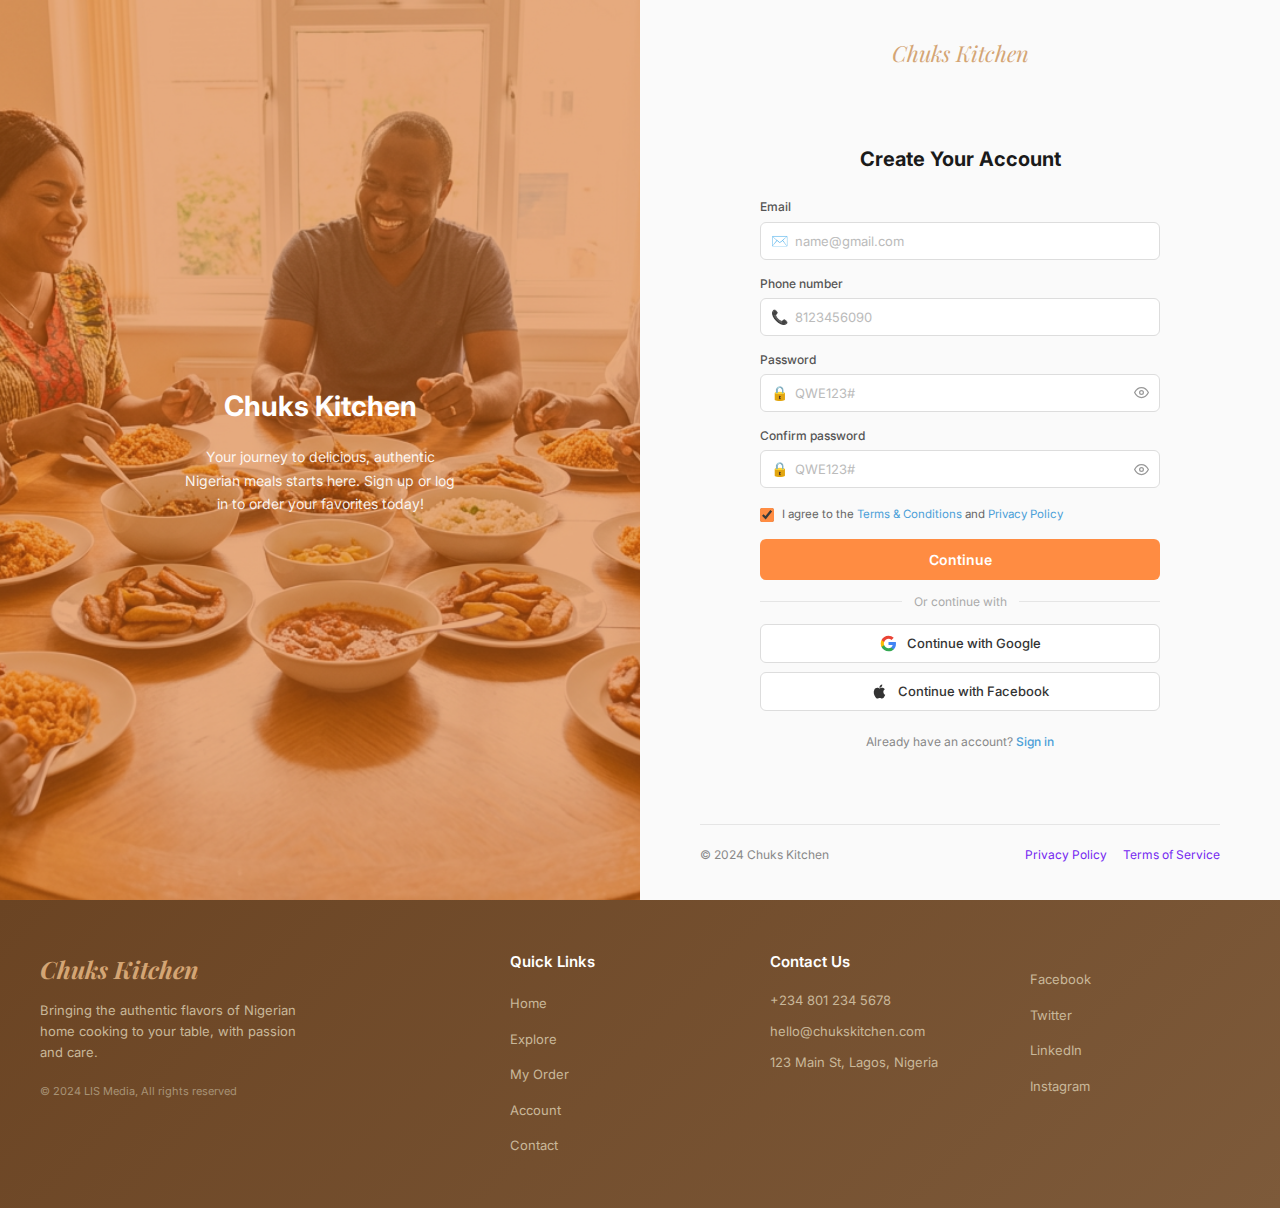
<file: signup.html>
<!DOCTYPE html>
<html lang="en">
<head>
    <meta charset="UTF-8">
    <meta name="viewport" content="width=device-width, initial-scale=1.0">
    <title>Chuks Kitchen - Create Account</title>
    <link href="https://fonts.googleapis.com/css2?family=Playfair+Display:ital,wght@0,400;0,500;0,600;0,700;1,400&family=Inter:wght@300;400;500;600;700&display=swap" rel="stylesheet">
    <style>
        * { margin: 0; padding: 0; box-sizing: border-box; }
        body {
            font-family: 'Inter', -apple-system, BlinkMacSystemFont, 'Segoe UI', Roboto, sans-serif;
            line-height: 1.6;
            color: #333;
            background-color: #f9f9f9;
        }
        html { scroll-behavior: smooth; }

        /* ===== HERO CONTAINER ===== */
        .hero-container {
            display: flex;
            min-height: 100vh;
            background-color: #fff;
        }

        /* ===== LEFT SECTION ===== */
        .left-section {
            flex: 0 0 50%;
            position: relative;
            overflow: hidden;
        }

        .image-wrapper {
            width: 100%;
            height: 100%;
            position: relative;
        }

        .hero-image {
            width: 100%;
            height: 100%;
            object-fit: cover;
            object-position: center;
        }

        .image-overlay {
            position: absolute;
            inset: 0;
            background: rgba(210, 100, 20, 0.55);
            display: flex;
            flex-direction: column;
            align-items: center;
            justify-content: center;
            padding: 40px;
            text-align: center;
        }

        .overlay-title {
            font-family: 'Inter', sans-serif;
            font-size: 28px;
            font-weight: 700;
            color: #fff;
            margin-bottom: 16px;
        }

        .overlay-text {
            font-size: 14px;
            color: rgba(255,255,255,0.92);
            line-height: 1.7;
            max-width: 280px;
        }

        /* ===== RIGHT SECTION ===== */
        .right-section {
            flex: 1;
            display: flex;
            flex-direction: column;
            padding: 36px 60px;
            background-color: #fafafa;
        }

        /* ===== HEADER ===== */
        .header {
            display: flex;
            justify-content: flex-start;
            align-items: center;
            margin-bottom: 24px;
        }

        .logo {
            font-family: 'Playfair Display', serif;
            font-size: 22px;
            font-weight: 400;
            font-style: italic;
            color: #d4a574;
        }

        /* ===== FORM AREA ===== */
        .form-container {
            flex: 1;
            display: flex;
            flex-direction: column;
            justify-content: center;
            max-width: 400px;
            width: 100%;
            margin: 0 auto;
        }

        .form-title {
            font-family: 'Inter', sans-serif;
            font-size: 20px;
            font-weight: 700;
            color: #1a1a1a;
            margin-bottom: 22px;
            text-align: center;
        }

        .form-group {
            margin-bottom: 14px;
        }

        .form-group label {
            display: block;
            font-size: 12px;
            font-weight: 500;
            color: #555;
            margin-bottom: 5px;
        }

        .input-wrapper {
            position: relative;
            display: flex;
            align-items: center;
        }

        .input-icon {
            position: absolute;
            left: 11px;
            font-size: 14px;
            color: #999;
            pointer-events: none;
            line-height: 1;
        }

        .form-input {
            width: 100%;
            padding: 10px 38px 10px 34px;
            border: 1.5px solid #ddd;
            border-radius: 6px;
            font-size: 13px;
            font-family: 'Inter', sans-serif;
            color: #333;
            background: #fff;
            transition: border-color 0.3s ease;
            outline: none;
        }

        .form-input:focus {
            border-color: #ff8c42;
        }

        .form-input::placeholder {
            color: #bbb;
        }

        /* Password field with toggle */
        .toggle-password {
            position: absolute;
            right: 11px;
            background: none;
            border: none;
            cursor: pointer;
            color: #999;
            padding: 0;
            display: flex;
            align-items: center;
        }

        /* Terms checkbox row */
        .terms-row {
            display: flex;
            align-items: flex-start;
            gap: 8px;
            margin-bottom: 16px;
            margin-top: 4px;
        }

        .terms-checkbox {
            width: 14px;
            height: 14px;
            accent-color: #ff8c42;
            margin-top: 2px;
            flex-shrink: 0;
            cursor: pointer;
        }

        .terms-text {
            font-size: 11.5px;
            color: #666;
            line-height: 1.5;
        }

        .terms-text a {
            color: #4a9fd8;
            text-decoration: none;
        }

        .terms-text a:hover { color: #ff8c42; }

        /* Continue Button */
        .btn-continue {
            width: 100%;
            padding: 12px 24px;
            background-color: #ff8c42;
            color: white;
            font-size: 14px;
            font-weight: 600;
            border: none;
            border-radius: 6px;
            cursor: pointer;
            margin-bottom: 12px;
            transition: all 0.3s ease;
            font-family: 'Inter', sans-serif;
        }

        .btn-continue:hover {
            background-color: #ff7a29;
            transform: translateY(-1px);
            box-shadow: 0 4px 12px rgba(255, 140, 66, 0.3);
        }

        /* Divider */
        .divider {
            display: flex;
            align-items: center;
            gap: 12px;
            margin-bottom: 12px;
            color: #aaa;
            font-size: 12px;
        }

        .divider::before,
        .divider::after {
            content: '';
            flex: 1;
            height: 1px;
            background: #e5e5e5;
        }

        /* Social Buttons */
        .btn-social {
            width: 100%;
            padding: 10px 24px;
            background: #fff;
            border: 1.5px solid #ddd;
            border-radius: 6px;
            font-size: 13px;
            font-weight: 500;
            color: #333;
            cursor: pointer;
            margin-bottom: 9px;
            display: flex;
            align-items: center;
            justify-content: center;
            gap: 10px;
            transition: all 0.2s ease;
            font-family: 'Inter', sans-serif;
        }

        .btn-social:hover {
            border-color: #bbb;
            background: #f8f8f8;
        }

        .btn-social svg {
            width: 17px;
            height: 17px;
            flex-shrink: 0;
        }

        /* Sign In Link */
        .signin-link {
            text-align: center;
            font-size: 12px;
            color: #888;
            margin-top: 12px;
        }

        .signin-link a {
            color: #4a9fd8;
            text-decoration: none;
            font-weight: 500;
        }

        .signin-link a:hover { color: #ff8c42; }

        /* ===== SMALL FOOTER ===== */
        .small-footer {
            display: flex;
            justify-content: space-between;
            align-items: center;
            padding-top: 20px;
            border-top: 1px solid #e5e5e5;
            font-size: 12px;
            color: #888;
            margin-top: 16px;
        }

        .small-footer p { margin: 0; }
        .small-footer-links { display: flex; gap: 16px; }

        .small-footer-links a {
            color: #7427f1;
            text-decoration: none;
            transition: color 0.3s ease;
        }

        .small-footer-links a:hover { color: #ff8c42; }

        /* ===== BOTTOM FOOTER ===== */
        .bottom-footer {
            background: linear-gradient(135deg, #6b4423 0%, #7d5a3a 100%);
            color: #e8d7c3;
            padding: 50px 40px 40px;
            position: relative;
        }

        .footer-content {
            max-width: 1200px;
            margin: 0 auto;
            display: grid;
            grid-template-columns: 2fr 1fr 1fr 1fr;
            gap: 50px;
        }

        .footer-brand .footer-logo {
            font-family: 'Playfair Display', serif;
            font-size: 24px;
            font-style: italic;
            color: #d4a574;
            margin-bottom: 12px;
        }

        .footer-tagline {
            font-size: 13px;
            line-height: 1.6;
            color: #c9b89a;
            margin-bottom: 20px;
            max-width: 280px;
        }

        .footer-copyright { font-size: 11px; color: #a89376; }

        .footer-heading {
            font-size: 15px;
            font-weight: 600;
            color: #fff;
            margin-bottom: 16px;
        }

        .footer-links, .footer-contact { list-style: none; }
        .footer-links li, .footer-contact li { margin-bottom: 10px; }

        .footer-links a {
            color: #c9b89a;
            text-decoration: none;
            font-size: 13px;
            transition: color 0.3s ease;
        }

        .footer-links a:hover { color: #ff8c42; }
        .footer-contact li { color: #c9b89a; font-size: 13px; }

        /* ===== SCROLL TO TOP ===== */
        .scroll-to-top {
            position: fixed;
            bottom: 30px;
            right: 30px;
            width: 50px;
            height: 50px;
            background-color: #4a9fd8;
            color: white;
            border: none;
            border-radius: 50%;
            cursor: pointer;
            display: flex;
            align-items: center;
            justify-content: center;
            box-shadow: 0 4px 12px rgba(0,0,0,0.2);
            transition: all 0.3s ease;
            opacity: 0;
            visibility: hidden;
            z-index: 1000;
        }

        .scroll-to-top.visible { opacity: 1; visibility: visible; }

        .scroll-to-top:hover {
            background-color: #3a8fc8;
            transform: translateY(-3px);
        }

        /* ===== RESPONSIVE ===== */
        @media (max-width: 1024px) {
            .left-section { flex: 0 0 45%; }
            .right-section { padding: 28px 36px; }
            .footer-content { grid-template-columns: 1fr 1fr; gap: 40px; }
        }

        @media (max-width: 768px) {
            .hero-container { flex-direction: column; }
            .left-section { flex: 0 0 auto; min-height: 260px; max-height: 340px; }
            .right-section { padding: 28px 24px; }
            .form-container { max-width: 100%; }
            .footer-content { grid-template-columns: 1fr; gap: 36px; }
            .bottom-footer { padding: 40px 24px; }
            .small-footer { flex-direction: column; gap: 12px; text-align: center; }
        }
    </style>
</head>
<body>

    <div class="hero-container">
        <!-- Left Section - Image with Orange Overlay -->
        <div class="left-section">
            <div class="image-wrapper">
                <img src="images/WelcomeBoard.png" alt="Nigerian Food Spread" class="hero-image">
                <div class="image-overlay">
                    <h2 class="overlay-title">Chuks Kitchen</h2>
                    <p class="overlay-text">
                        Your journey to delicious, authentic Nigerian meals starts here. Sign up or log in to order your favorites today!
                    </p>
                </div>
            </div>
        </div>

        <!-- Right Section - Sign Up Form -->
        <div class="right-section">
    <!-- Header -->
    <header class="header" style="display: flex; justify-content: center; align-items: center; margin-bottom: 5px;">
        <h1 class="logo" style="margin-bottom: 5px;">Chuks Kitchen</h1>
    </header>

    <!-- Form -->
    <div class="form-container">
        <h2 class="form-title" style="margin-top: 5px;">Create Your Account</h2>

                <!-- Email -->
                <div class="form-group">
                    <label for="email">Email</label>
                    <div class="input-wrapper">
                        <span class="input-icon">✉️</span>
                        <input type="email" id="email" class="form-input" placeholder="name@gmail.com">
                    </div>
                </div>

                <!-- Phone Number -->
                <div class="form-group">
                    <label for="phone">Phone number</label>
                    <div class="input-wrapper">
                        <span class="input-icon">📞</span>
                        <input type="tel" id="phone" class="form-input" placeholder="8123456090">
                    </div>
                </div>

                <!-- Password -->
                <div class="form-group">
                    <label for="password">Password</label>
                    <div class="input-wrapper">
                        <span class="input-icon">🔒</span>
                        <input type="password" id="password" class="form-input" placeholder="QWE123#">
                        <button class="toggle-password" onclick="togglePassword('password')" type="button" title="Show/hide password">
                            <svg width="15" height="15" viewBox="0 0 24 24" fill="none" stroke="currentColor" stroke-width="2">
                                <path d="M1 12s4-8 11-8 11 8 11 8-4 8-11 8-11-8-11-8z"/>
                                <circle cx="12" cy="12" r="3"/>
                            </svg>
                        </button>
                    </div>
                </div>

                <!-- Confirm Password -->
                <div class="form-group">
                    <label for="confirm-password">Confirm password</label>
                    <div class="input-wrapper">
                        <span class="input-icon">🔒</span>
                        <input type="password" id="confirm-password" class="form-input" placeholder="QWE123#">
                        <button class="toggle-password" onclick="togglePassword('confirm-password')" type="button" title="Show/hide password">
                            <svg width="15" height="15" viewBox="0 0 24 24" fill="none" stroke="currentColor" stroke-width="2">
                                <path d="M1 12s4-8 11-8 11 8 11 8-4 8-11 8-11-8-11-8z"/>
                                <circle cx="12" cy="12" r="3"/>
                            </svg>
                        </button>
                    </div>
                </div>

                <!-- Terms & Conditions -->
                <div class="terms-row">
                    <input type="checkbox" id="terms" class="terms-checkbox" checked>
                    <label for="terms" class="terms-text">
                        I agree to the <a href="#">Terms & Conditions</a> and <a href="#">Privacy Policy</a>
                    </label>
                </div>

                <!-- Continue Button -->
                <button class="btn-continue">Continue</button>

                <div class="divider">Or continue with</div>

                <!-- Google -->
                <button class="btn-social">
                    <svg viewBox="0 0 24 24" xmlns="http://www.w3.org/2000/svg">
                        <path d="M22.56 12.25c0-.78-.07-1.53-.2-2.25H12v4.26h5.92c-.26 1.37-1.04 2.53-2.21 3.31v2.77h3.57c2.08-1.92 3.28-4.74 3.28-8.09z" fill="#4285F4"/>
                        <path d="M12 23c2.97 0 5.46-.98 7.28-2.66l-3.57-2.77c-.98.66-2.23 1.06-3.71 1.06-2.86 0-5.29-1.93-6.16-4.53H2.18v2.84C3.99 20.53 7.7 23 12 23z" fill="#34A853"/>
                        <path d="M5.84 14.09c-.22-.66-.35-1.36-.35-2.09s.13-1.43.35-2.09V7.07H2.18C1.43 8.55 1 10.22 1 12s.43 3.45 1.18 4.93l2.85-2.22.81-.62z" fill="#FBBC05"/>
                        <path d="M12 5.38c1.62 0 3.06.56 4.21 1.64l3.15-3.15C17.45 2.09 14.97 1 12 1 7.7 1 3.99 3.47 2.18 7.07l3.66 2.84c.87-2.6 3.3-4.53 6.16-4.53z" fill="#EA4335"/>
                    </svg>
                    Continue with Google
                </button>

                <!-- Apple -->
                <button class="btn-social">
                    <svg viewBox="0 0 24 24" xmlns="http://www.w3.org/2000/svg" fill="currentColor">
                        <path d="M18.71 19.5c-.83 1.24-1.71 2.45-3.05 2.47-1.34.03-1.77-.79-3.29-.79-1.53 0-2 .77-3.27.82-1.31.05-2.3-1.32-3.14-2.53C4.25 17 2.94 12.45 4.7 9.39c.87-1.52 2.43-2.48 4.12-2.51 1.28-.02 2.5.87 3.29.87.78 0 2.26-1.07 3.8-.91.65.03 2.47.26 3.64 1.98-.09.06-2.17 1.28-2.15 3.81.03 3.02 2.65 4.03 2.68 4.04-.03.07-.42 1.44-1.38 2.83M13 3.5c.73-.83 1.94-1.46 2.94-1.5.13 1.17-.34 2.35-1.04 3.19-.69.85-1.83 1.51-2.95 1.42-.15-1.15.41-2.35 1.05-3.11z"/>
                    </svg>
                    Continue with Facebook
                </button>

                <p class="signin-link">Already have an account? <a href="signin.html">Sign in</a></p>
            </div>

            <!-- Small Footer -->
            <div class="small-footer">
                <p>© 2024 Chuks Kitchen</p>
                <div class="small-footer-links">
                    <a href="#">Privacy Policy</a>
                    <a href="#">Terms of Service</a>
                </div>
            </div>
        </div>
    </div>

    <!-- Bottom Footer -->
    <footer class="bottom-footer">
        <div class="footer-content">
            <div class="footer-column footer-brand">
                <h3 class="footer-logo">Chuks Kitchen</h3>
                <p class="footer-tagline">Bringing the authentic flavors of Nigerian home cooking to your table, with passion and care.</p>
                <p class="footer-copyright">© 2024 LIS Media, All rights reserved</p>
            </div>
            <div class="footer-column">
                <h4 class="footer-heading">Quick Links</h4>
                <ul class="footer-links">
                    <li><a href="index.html">Home</a></li>
                    <li><a href="#">Explore</a></li>
                    <li><a href="#">My Order</a></li>
                    <li><a href="#">Account</a></li>
                    <li><a href="#">Contact</a></li>
                </ul>
            </div>
            <div class="footer-column">
                <h4 class="footer-heading">Contact Us</h4>
                <ul class="footer-contact">
                    <li> +234 801 234 5678</li>
                    <li> hello@chukskitchen.com</li>
                    <li> 123 Main St, Lagos, Nigeria</li>
                </ul>
            </div>
            <div class="footer-column">
                <h4 class="footer-heading"></h4>
                <ul class="footer-links">
                    <li><a href="#">Facebook</a></li>
                    <li><a href="#">Twitter</a></li>
                    <li><a href="#">LinkedIn</a></li>
                    <li><a href="#">Instagram</a></li>
                </ul>
            </div>
        </div>

        <button class="scroll-to-top" id="scrollToTop" aria-label="Scroll to top">
            <svg width="24" height="24" viewBox="0 0 24 24" fill="none" stroke="currentColor" stroke-width="2">
                <path d="M18 15l-6-6-6 6"/>
            </svg>
        </button>
    </footer>

    <script>
        // Scroll to Top
        const scrollToTopBtn = document.getElementById('scrollToTop');
        window.addEventListener('scroll', () => {
            scrollToTopBtn.classList.toggle('visible', window.pageYOffset > 300);
        });
        scrollToTopBtn.addEventListener('click', () => {
            window.scrollTo({ top: 0, behavior: 'smooth' });
        });

        // Toggle Password Visibility
        function togglePassword(fieldId) {
            const field = document.getElementById(fieldId);
            field.type = field.type === 'password' ? 'text' : 'password';
        }
    </script>
</body>
</html>
</file>
